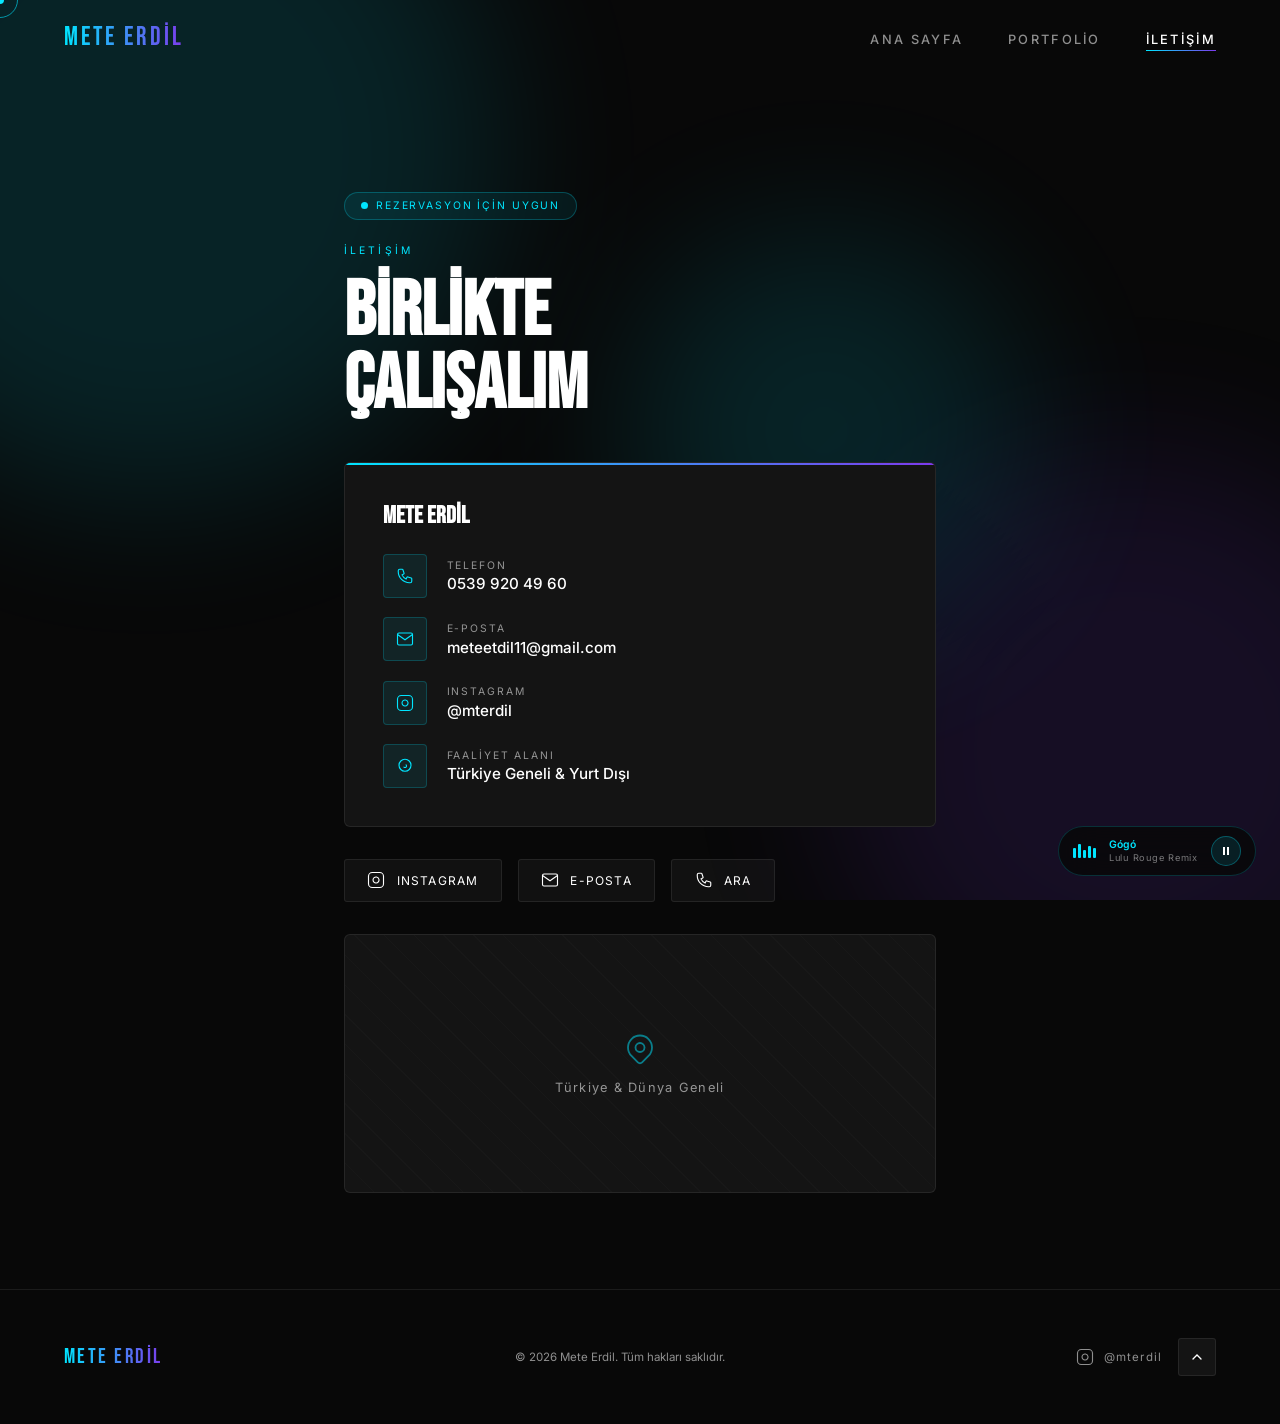
<file: contact.html>
<!DOCTYPE html>
<html lang="tr">
<head>
  <meta charset="UTF-8" />
  <meta name="viewport" content="width=device-width, initial-scale=1.0" />
  <title>İletişim — Mete Erdil DJ</title>
  <meta name="description" content="Mete Erdil ile iletişime geçin. Festival, kulüp ve özel etkinlik rezervasyonları." />
  <link rel="preconnect" href="https://fonts.googleapis.com" />
  <link rel="preconnect" href="https://fonts.gstatic.com" crossorigin />
  <link href="https://fonts.googleapis.com/css2?family=Bebas+Neue&family=Inter:wght@300;400;500;600;700&display=swap" rel="stylesheet" />
  <link rel="stylesheet" href="css/style.css" />
  <style>
    /* Full-page animated background */
    #contact-bg {
      position: fixed; inset: 0; z-index: -1; overflow: hidden;
    }
    .bg-blob {
      position: absolute; border-radius: 50%;
      filter: blur(80px); opacity: .12;
      animation: blobFloat var(--d,12s) ease-in-out infinite alternate;
    }
    @keyframes blobFloat {
      from { transform: translate(0,0) scale(1); }
      to   { transform: translate(var(--tx,30px), var(--ty,-30px)) scale(1.15); }
    }

    /* Availability badge */
    .avail-badge {
      display: inline-flex; align-items: center; gap: .5rem;
      padding: .4rem 1rem;
      background: rgba(0,229,255,.07); border: 1px solid rgba(0,229,255,.25);
      border-radius: 20px; font-size: .65rem; letter-spacing: .18em;
      text-transform: uppercase; color: var(--clr-cyan); margin-bottom: 1.5rem;
    }
    .avail-dot {
      width: 7px; height: 7px; border-radius: 50%;
      background: var(--clr-cyan);
      animation: pulse 1.5s ease-in-out infinite;
    }
    @keyframes pulse {
      0%,100% { box-shadow: 0 0 0 0 rgba(0,229,255,.6); }
      50%      { box-shadow: 0 0 0 6px rgba(0,229,255,0); }
    }

    /* Map placeholder */
    .map-placeholder {
      margin-top: 2rem;
      border: 1px solid var(--clr-border); border-radius: 6px;
      overflow: hidden; aspect-ratio: 16/7; position: relative;
      background: var(--clr-card);
      display: flex; align-items: center; justify-content: center;
    }
    .map-placeholder-inner {
      text-align: center; color: var(--clr-muted);
    }
    .map-placeholder-inner svg { margin: 0 auto .8rem; display: block; }
    .map-placeholder-inner p { font-size: .8rem; letter-spacing: .1em; }
    .map-placeholder::before {
      content: ''; position: absolute; inset: 0;
      background: repeating-linear-gradient(
        45deg,
        transparent, transparent 20px,
        rgba(255,255,255,.015) 20px, rgba(255,255,255,.015) 21px
      );
    }
  </style>
</head>
<body>

<div id="page-transition" class="page-transition" style="display:none">
  <span class="page-transition-logo">METE ERDİL</span>
</div>

<div id="cursor-dot"></div>
<div id="cursor-ring"></div>

<!-- Animated BG -->
<div id="contact-bg" aria-hidden="true">
  <div class="bg-blob" style="width:700px;height:700px;background:#00E5FF;top:-200px;left:-200px;--d:14s;--tx:60px;--ty:40px"></div>
  <div class="bg-blob" style="width:600px;height:600px;background:#7C3AED;bottom:-150px;right:-150px;--d:11s;--tx:-40px;--ty:-50px"></div>
  <div class="bg-blob" style="width:400px;height:400px;background:#00E5FF;bottom:30%;right:20%;--d:16s;--tx:30px;--ty:60px"></div>
</div>

<!-- NAVBAR -->
<nav id="navbar">
  <a href="index.html" class="nav-logo" data-transition>METE ERDİL</a>
  <ul class="nav-links" role="list">
    <li><a href="index.html"    data-transition>Ana Sayfa</a></li>
    <li><a href="portfolio.html" data-transition>Portfolio</a></li>
    <li><a href="contact.html"  class="active">İletişim</a></li>
  </ul>
  <button class="nav-hamburger" aria-label="Menu">
    <span></span><span></span><span></span>
  </button>
</nav>

<!-- CONTACT PAGE -->
<main id="contact-page" style="grid-template-columns:1fr;max-width:720px;">

  <div class="contact-left">
    <div class="avail-badge reveal">
      <span class="avail-dot"></span>
      Rezervasyon için uygun
    </div>
    <span class="section-label reveal" data-delay="1">İletişim</span>
    <h1 class="reveal" data-delay="2">Birlikte<br>Çalışalım</h1>

    <!-- Contact Card -->
    <div class="contact-card reveal" data-delay="3">
      <h3>Mete Erdil</h3>

      <div class="contact-item">
        <div class="contact-icon">
          <svg width="18" height="18" fill="none" stroke="#00E5FF" stroke-width="1.5" viewBox="0 0 24 24">
            <path stroke-linecap="round" d="M3 5a2 2 0 012-2h3.28a1 1 0 01.948.684l1.498 4.493a1 1 0 01-.502 1.21l-2.257 1.13a11.042 11.042 0 005.516 5.516l1.13-2.257a1 1 0 011.21-.502l4.493 1.498a1 1 0 01.684.949V19a2 2 0 01-2 2h-1C9.716 21 3 14.284 3 6V5z"/>
          </svg>
        </div>
        <div>
          <div class="contact-item-label">Telefon</div>
          <div class="contact-item-value">
            <a href="tel:+905399204960">0539 920 49 60</a>
          </div>
        </div>
      </div>

      <div class="contact-item">
        <div class="contact-icon">
          <svg width="18" height="18" fill="none" stroke="#00E5FF" stroke-width="1.5" viewBox="0 0 24 24">
            <path stroke-linecap="round" d="M20 4H4a2 2 0 00-2 2v12a2 2 0 002 2h16a2 2 0 002-2V6a2 2 0 00-2-2z"/>
            <path stroke-linecap="round" d="M22 6l-10 7L2 6"/>
          </svg>
        </div>
        <div>
          <div class="contact-item-label">E-posta</div>
          <div class="contact-item-value">
            <a href="mailto:meteetdil11@gmail.com">meteetdil11@gmail.com</a>
          </div>
        </div>
      </div>

      <div class="contact-item">
        <div class="contact-icon">
          <svg width="18" height="18" fill="none" stroke="#00E5FF" stroke-width="1.5" viewBox="0 0 24 24">
            <rect x="2" y="2" width="20" height="20" rx="5" ry="5"/>
            <path d="M16 11.37A4 4 0 1112.63 8 4 4 0 0116 11.37z"/>
            <line x1="17.5" y1="6.5" x2="17.51" y2="6.5"/>
          </svg>
        </div>
        <div>
          <div class="contact-item-label">Instagram</div>
          <div class="contact-item-value">
            <a href="https://www.instagram.com/mterdil" target="_blank" rel="noopener">@mterdil</a>
          </div>
        </div>
      </div>

      <div class="contact-item">
        <div class="contact-icon">
          <svg width="18" height="18" fill="none" stroke="#00E5FF" stroke-width="1.5" viewBox="0 0 24 24">
            <path stroke-linecap="round" d="M17.657 16.657A8 8 0 116.343 5.343a8 8 0 0111.314 11.314z"/>
            <path stroke-linecap="round" d="M13.414 10.586a2 2 0 11-2.828 2.828"/>
          </svg>
        </div>
        <div>
          <div class="contact-item-label">Faaliyet Alanı</div>
          <div class="contact-item-value">Türkiye Geneli &amp; Yurt Dışı</div>
        </div>
      </div>
    </div>

    <!-- Social Buttons -->
    <div class="social-grid reveal" data-delay="4">
      <a href="https://www.instagram.com/mterdil" target="_blank" rel="noopener" class="social-btn">
        <svg width="18" height="18" fill="none" stroke="currentColor" stroke-width="1.5" viewBox="0 0 24 24">
          <rect x="2" y="2" width="20" height="20" rx="5" ry="5"/>
          <path d="M16 11.37A4 4 0 1112.63 8 4 4 0 0116 11.37z"/>
          <line x1="17.5" y1="6.5" x2="17.51" y2="6.5"/>
        </svg>
        Instagram
      </a>
      <a href="mailto:meteetdil11@gmail.com" class="social-btn">
        <svg width="18" height="18" fill="none" stroke="currentColor" stroke-width="1.5" viewBox="0 0 24 24">
          <path stroke-linecap="round" d="M20 4H4a2 2 0 00-2 2v12a2 2 0 002 2h16a2 2 0 002-2V6a2 2 0 00-2-2z"/>
          <path stroke-linecap="round" d="M22 6l-10 7L2 6"/>
        </svg>
        E-posta
      </a>
      <a href="tel:+905399204960" class="social-btn">
        <svg width="18" height="18" fill="none" stroke="currentColor" stroke-width="1.5" viewBox="0 0 24 24">
          <path stroke-linecap="round" d="M3 5a2 2 0 012-2h3.28a1 1 0 01.948.684l1.498 4.493a1 1 0 01-.502 1.21l-2.257 1.13a11.042 11.042 0 005.516 5.516l1.13-2.257a1 1 0 011.21-.502l4.493 1.498a1 1 0 01.684.949V19a2 2 0 01-2 2h-1C9.716 21 3 14.284 3 6V5z"/>
        </svg>
        Ara
      </a>
    </div>

    <!-- Map Placeholder -->
    <div class="map-placeholder reveal" data-delay="4">
      <div class="map-placeholder-inner">
        <svg width="36" height="36" fill="none" stroke="#00E5FF" stroke-width="1.2" viewBox="0 0 24 24" opacity=".5">
          <path stroke-linecap="round" d="M17.657 16.657L13.414 20.9a1.998 1.998 0 01-2.827 0l-4.244-4.243a8 8 0 1111.314 0z"/>
          <path stroke-linecap="round" d="M15 11a3 3 0 11-6 0 3 3 0 016 0z"/>
        </svg>
        <p>Türkiye &amp; Dünya Geneli</p>
      </div>
    </div>
  </div>

</main>

<!-- Background music -->
<audio id="bg-music" loop preload="auto" src="music/gogo.mp3"></audio>

<!-- Music bar -->
<div id="music-bar">
  <div class="eq-mini" id="eq-mini">
    <span style="--d:.6s;height:10px"></span>
    <span style="--d:.9s;height:14px"></span>
    <span style="--d:.7s;height:8px"></span>
    <span style="--d:1s;height:12px"></span>
    <span style="--d:.75s;height:10px"></span>
  </div>
  <div class="music-bar-title">
    <strong>Gógó</strong>
    <span>Lulu Rouge Remix</span>
  </div>
  <button id="music-toggle" aria-label="Toggle music">
    <svg id="icon-pause" width="12" height="12" fill="white" viewBox="0 0 24 24"><path d="M6 4h4v16H6V4zm8 0h4v16h-4V4z"/></svg>
    <svg id="icon-play" width="12" height="12" fill="white" viewBox="0 0 24 24" style="display:none;margin-left:1px"><path d="M5 3l14 9L5 21V3z"/></svg>
  </button>
</div>

<!-- FOOTER -->
<footer>
  <span class="footer-logo">METE ERDİL</span>
  <span class="footer-copy">© 2026 Mete Erdil. Tüm hakları saklıdır.</span>
  <div class="footer-right">
    <a href="https://www.instagram.com/mterdil" target="_blank" rel="noopener" class="footer-ig">
      <svg width="18" height="18" fill="none" stroke="currentColor" stroke-width="1.5" viewBox="0 0 24 24">
        <rect x="2" y="2" width="20" height="20" rx="5" ry="5"/>
        <path d="M16 11.37A4 4 0 1112.63 8 4 4 0 0116 11.37z"/>
        <line x1="17.5" y1="6.5" x2="17.51" y2="6.5"/>
      </svg>
      @mterdil
    </a>
    <button class="back-top" aria-label="Back to top">
      <svg width="16" height="16" stroke="white" stroke-width="2" viewBox="0 0 24 24">
        <path stroke-linecap="round" d="M18 15l-6-6-6 6"/>
      </svg>
    </button>
  </div>
</footer>

<script src="js/main.js"></script>
<script src="js/music.js"></script>
</body>
</html>
</file>
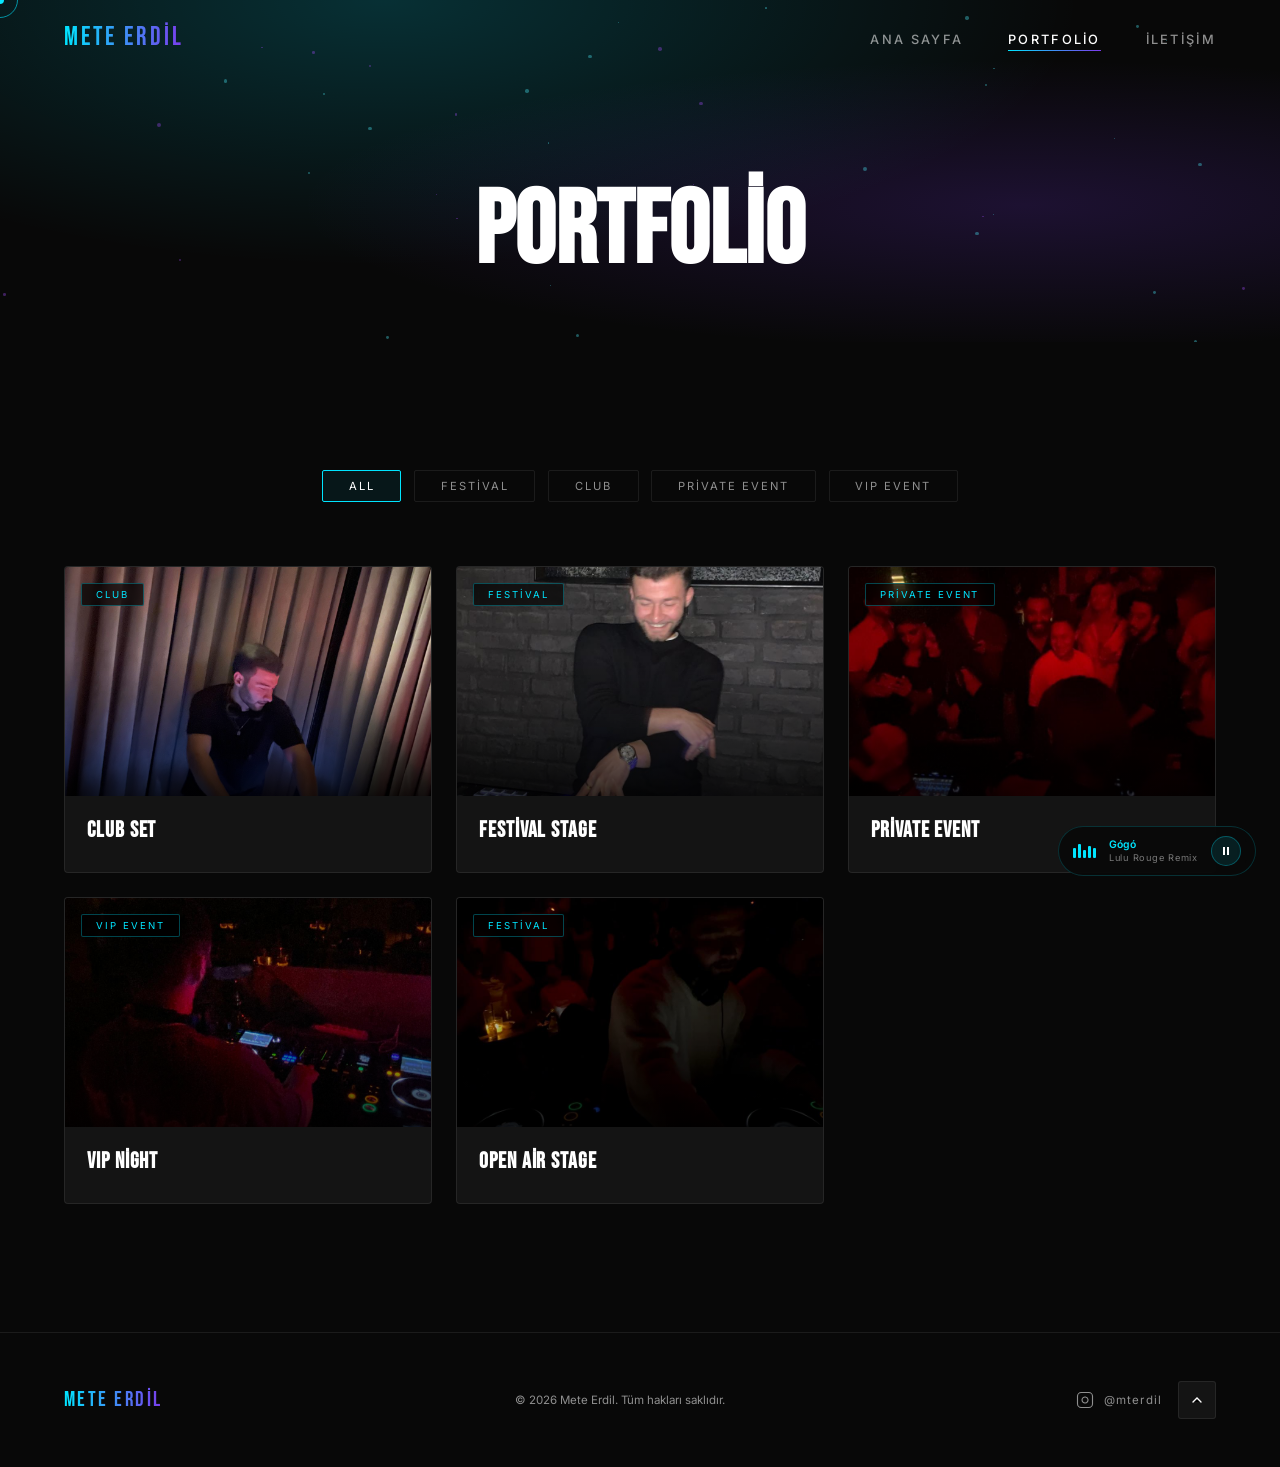
<file: portfolio.html>
<!DOCTYPE html>
<html lang="tr">
<head>
  <meta charset="UTF-8" />
  <meta name="viewport" content="width=device-width, initial-scale=1.0" />
  <title>Portfolio — Mete Erdil DJ</title>
  <meta name="description" content="Mete Erdil DJ Portfolio — Festival, Club & Private Events." />
  <link rel="preconnect" href="https://fonts.googleapis.com" />
  <link rel="preconnect" href="https://fonts.gstatic.com" crossorigin />
  <link href="https://fonts.googleapis.com/css2?family=Bebas+Neue&family=Inter:wght@300;400;500;600;700&display=swap" rel="stylesheet" />
  <link rel="stylesheet" href="css/style.css" />
  <style>
    .portfolio-hero-bg {
      position: absolute; inset: 0;
      background:
        radial-gradient(ellipse at 30% 0%, rgba(0,229,255,.18), transparent 55%),
        radial-gradient(ellipse at 80% 60%, rgba(124,58,237,.18), transparent 50%),
        var(--clr-bg);
    }
    /* Particle dots for hero */
    .p-hero-particles {
      position: absolute; inset: 0; overflow: hidden; pointer-events: none;
    }
    .p-dot {
      position: absolute; border-radius: 50%;
      background: var(--clr-cyan); opacity: .35;
      animation: floatDot var(--d,6s) ease-in-out infinite alternate;
    }
    @keyframes floatDot {
      from { transform: translateY(0); }
      to   { transform: translateY(-18px); }
    }
  </style>
</head>
<body>

<div id="page-transition" class="page-transition" style="display:none">
  <span class="page-transition-logo">METE ERDİL</span>
</div>

<div id="cursor-dot"></div>
<div id="cursor-ring"></div>

<!-- NAVBAR -->
<nav id="navbar">
  <a href="index.html" class="nav-logo" data-transition>METE ERDİL</a>
  <ul class="nav-links" role="list">
    <li><a href="index.html"    data-transition>Ana Sayfa</a></li>
    <li><a href="portfolio.html" class="active">Portfolio</a></li>
    <li><a href="contact.html"  data-transition>İletişim</a></li>
  </ul>
  <button class="nav-hamburger" aria-label="Menu">
    <span></span><span></span><span></span>
  </button>
</nav>

<!-- HERO BANNER -->
<div class="portfolio-hero">
  <div class="portfolio-hero-bg"></div>
  <div class="p-hero-particles" aria-hidden="true" id="p-dots"></div>
  <h1 class="reveal">Portfolio</h1>
</div>

<!-- PORTFOLIO PAGE -->
<section id="portfolio-page">

  <!-- Filters -->
  <div class="filter-bar reveal">
    <button class="filter-btn active" data-filter="all">All</button>
    <button class="filter-btn" data-filter="Festival">Festival</button>
    <button class="filter-btn" data-filter="Club">Club</button>
    <button class="filter-btn" data-filter="Private Event">Private Event</button>
    <button class="filter-btn" data-filter="VIP Event">VIP Event</button>
  </div>

  <!-- Grid -->
  <div class="card-grid" id="portfolio-grid">

    <!-- 1 -->
    <article class="portfolio-card"
      data-cat="Club"
      data-venue="Club Set" data-city="İstanbul" data-date="Haziran 2026"
      data-address="Bağcılar, İstanbul"
      data-desc="Harika bir gece kulübü performansı. Crowd enerjisi doruk noktasına ulaştı."
      data-images='["photos/mte/WhatsApp Image 2026-06-29 at 18.18.27 (1).jpeg","photos/mte/WhatsApp Image 2026-06-29 at 18.18.27 (2).jpeg","photos/mte/WhatsApp Image 2026-06-29 at 18.18.27 (3).jpeg","photos/mte/WhatsApp Image 2026-06-29 at 18.18.27 (4).jpeg"]'
      data-videos='["photos/mte/WhatsApp Video 2026-06-29 at 18.18.29.mp4","photos/mte/WhatsApp Video 2026-06-29 at 18.18.29 (1).mp4"]'>
      <div class="card-thumb">
        <img src="photos/mte/WhatsApp Image 2026-06-29 at 18.18.27 (1).jpeg" alt="Club Night İstanbul" loading="lazy"/>
        <div class="card-thumb-overlay"></div>
        <span class="card-category">Club</span>
        <button class="card-play-btn" aria-label="Open">
          <svg width="18" height="18" fill="white" viewBox="0 0 24 24"><path d="M5 3l14 9L5 21V3z"/></svg>
        </button>
      </div>
      <div class="card-body">
        <h3 class="card-venue">Club Set</h3>
        <div class="card-meta"><span>📍 İstanbul</span><span>📅 Haziran 2026</span></div>
      </div>
    </article>

    <!-- 2 -->
    <article class="portfolio-card"
      data-cat="Festival"
      data-venue="Festival Stage" data-city="İzmir" data-date="Mayıs 2026"
      data-address="Kordon, İzmir"
      data-desc="Açık hava festival sahnesi. Binlerce kişilik kalabalık ile muhteşem bir deneyim."
      data-images='["photos/mte/WhatsApp Image 2026-06-29 at 18.18.27 (2).jpeg","photos/mte/WhatsApp Image 2026-06-29 at 18.18.27 (3).jpeg","photos/mte/WhatsApp Image 2026-06-29 at 18.18.27 (4).jpeg","photos/mte/WhatsApp Image 2026-06-29 at 18.18.27.jpeg"]'
      data-videos='["photos/mte/WhatsApp Video 2026-06-29 at 18.18.31.mp4","photos/mte/WhatsApp Video 2026-06-29 at 18.18.31 (1).mp4","photos/mte/WhatsApp Video 2026-06-29 at 18.18.31 (2).mp4"]'>
      <div class="card-thumb">
        <img src="photos/mte/WhatsApp Image 2026-06-29 at 18.18.27 (2).jpeg" alt="Open Air Festival" loading="lazy"/>
        <div class="card-thumb-overlay"></div>
        <span class="card-category">Festival</span>
        <button class="card-play-btn" aria-label="Open">
          <svg width="18" height="18" fill="white" viewBox="0 0 24 24"><path d="M5 3l14 9L5 21V3z"/></svg>
        </button>
      </div>
      <div class="card-body">
        <h3 class="card-venue">Festival Stage</h3>
        <div class="card-meta"><span>📍 İzmir</span><span>📅 Mayıs 2026</span></div>
      </div>
    </article>

    <!-- 3 -->
    <article class="portfolio-card"
      data-cat="Private Event"
      data-venue="Private Event" data-city="Ankara" data-date="Nisan 2026"
      data-address="Çankaya, Ankara"
      data-desc="Seçkin özel davet. Premium bir mekan ve özel seçilmiş set."
      data-images='["photos/mte/WhatsApp Image 2026-06-29 at 18.18.29.jpeg","photos/mte/WhatsApp Image 2026-06-29 at 18.18.29 (1).jpeg","photos/mte/WhatsApp Image 2026-06-29 at 18.18.29 (2).jpeg","photos/mte/WhatsApp Image 2026-06-29 at 18.18.29 (3).jpeg"]'
      data-videos='["photos/mte/WhatsApp Video 2026-06-29 at 18.18.38.mp4","photos/mte/WhatsApp Video 2026-06-29 at 18.18.38 (1).mp4","photos/mte/WhatsApp Video 2026-06-29 at 18.18.38 (2).mp4","photos/mte/WhatsApp Video 2026-06-29 at 18.18.38 (3).mp4"]'>
      <div class="card-thumb">
        <img src="photos/mte/WhatsApp Image 2026-06-29 at 18.18.29.jpeg" alt="Exclusive Private Party" loading="lazy"/>
        <div class="card-thumb-overlay"></div>
        <span class="card-category">Private Event</span>
        <button class="card-play-btn" aria-label="Open">
          <svg width="18" height="18" fill="white" viewBox="0 0 24 24"><path d="M5 3l14 9L5 21V3z"/></svg>
        </button>
      </div>
      <div class="card-body">
        <h3 class="card-venue">Private Event</h3>
        <div class="card-meta"><span>📍 Ankara</span><span>📅 Nisan 2026</span></div>
      </div>
    </article>

    <!-- 4 -->
    <article class="portfolio-card"
      data-cat="VIP Event"
      data-venue="VIP Night" data-city="İstanbul" data-date="Mart 2026"
      data-address="Beyoğlu, İstanbul"
      data-desc="Çatı katındaki VIP etkinlikte özel bir set performansı."
      data-images='["photos/mte/WhatsApp Image 2026-06-29 at 18.18.27 (3).jpeg","photos/mte/WhatsApp Image 2026-06-29 at 18.18.27 (4).jpeg","photos/mte/WhatsApp Image 2026-06-29 at 18.18.27.jpeg"]'
      data-videos='["photos/mte/WhatsApp Video 2026-06-29 at 18.18.31 (3).mp4","photos/mte/WhatsApp Video 2026-06-29 at 18.18.38.mp4"]'>
      <div class="card-thumb">
        <img src="photos/mte/WhatsApp Image 2026-06-29 at 18.18.27 (3).jpeg" alt="VIP Rooftop" loading="lazy"/>
        <div class="card-thumb-overlay"></div>
        <span class="card-category">VIP Event</span>
        <button class="card-play-btn" aria-label="Open">
          <svg width="18" height="18" fill="white" viewBox="0 0 24 24"><path d="M5 3l14 9L5 21V3z"/></svg>
        </button>
      </div>
      <div class="card-body">
        <h3 class="card-venue">VIP Night</h3>
        <div class="card-meta"><span>📍 İstanbul</span><span>📅 Mart 2026</span></div>
      </div>
    </article>

    <!-- 5 -->
    <article class="portfolio-card"
      data-cat="Festival"
      data-venue="Open Air Stage" data-city="Antalya" data-date="Ağustos 2025"
      data-address="Konyaaltı, Antalya"
      data-desc="Antalya sahilinde 3 günlük elektronik müzik festivalinin ana sahnesinde unutulmaz bir gece."
      data-images='["photos/mte/WhatsApp Image 2026-06-29 at 18.18.29 (2).jpeg","photos/mte/WhatsApp Image 2026-06-29 at 18.18.29 (3).jpeg","photos/mte/WhatsApp Image 2026-06-29 at 18.18.29.jpeg"]'
      data-videos='["photos/mte/WhatsApp Video 2026-06-29 at 18.18.38.mp4","photos/mte/WhatsApp Video 2026-06-29 at 18.18.38 (1).mp4"]'>
      <div class="card-thumb">
        <img src="photos/mte/WhatsApp Image 2026-06-29 at 18.18.29 (2).jpeg" alt="Elektronik Müzik Festivali" loading="lazy"/>
        <div class="card-thumb-overlay"></div>
        <span class="card-category">Festival</span>
        <button class="card-play-btn" aria-label="Open">
          <svg width="18" height="18" fill="white" viewBox="0 0 24 24"><path d="M5 3l14 9L5 21V3z"/></svg>
        </button>
      </div>
      <div class="card-body">
        <h3 class="card-venue">Open Air Stage</h3>
        <div class="card-meta"><span>📍 Antalya</span><span>📅 Ağustos 2025</span></div>
      </div>
    </article>


  </div>
</section>

<!-- MODAL -->
<div id="modal-overlay" role="dialog" aria-modal="true">
  <div id="modal-box">
    <button class="modal-close" id="modal-close" aria-label="Close">
      <svg width="16" height="16" stroke="white" stroke-width="2" viewBox="0 0 24 24">
        <path stroke-linecap="round" d="M18 6L6 18M6 6l12 12"/>
      </svg>
    </button>
    <div class="modal-gallery">
      <div class="gallery-main" id="gallery-main"></div>
      <button class="gallery-arrow gallery-prev" id="gallery-prev">
        <svg width="18" height="18" stroke="white" stroke-width="2" viewBox="0 0 24 24"><path stroke-linecap="round" d="M15 18l-6-6 6-6"/></svg>
      </button>
      <button class="gallery-arrow gallery-next" id="gallery-next">
        <svg width="18" height="18" stroke="white" stroke-width="2" viewBox="0 0 24 24"><path stroke-linecap="round" d="M9 18l6-6-6-6"/></svg>
      </button>
    </div>
    <div class="gallery-thumbs" id="gallery-thumbs"></div>
    <div class="modal-info">
      <h2 class="modal-venue" id="modal-venue"></h2>
      <div class="modal-meta-row" id="modal-meta"></div>
      <p class="modal-desc" id="modal-desc"></p>
    </div>
  </div>
</div>

<!-- Background music -->
<audio id="bg-music" loop preload="auto" src="music/gogo.mp3"></audio>

<!-- Music bar -->
<div id="music-bar">
  <div class="eq-mini" id="eq-mini">
    <span style="--d:.6s;height:10px"></span>
    <span style="--d:.9s;height:14px"></span>
    <span style="--d:.7s;height:8px"></span>
    <span style="--d:1s;height:12px"></span>
    <span style="--d:.75s;height:10px"></span>
  </div>
  <div class="music-bar-title">
    <strong>Gógó</strong>
    <span>Lulu Rouge Remix</span>
  </div>
  <button id="music-toggle" aria-label="Toggle music">
    <svg id="icon-pause" width="12" height="12" fill="white" viewBox="0 0 24 24"><path d="M6 4h4v16H6V4zm8 0h4v16h-4V4z"/></svg>
    <svg id="icon-play" width="12" height="12" fill="white" viewBox="0 0 24 24" style="display:none;margin-left:1px"><path d="M5 3l14 9L5 21V3z"/></svg>
  </button>
</div>

<!-- FOOTER -->
<footer>
  <span class="footer-logo">METE ERDİL</span>
  <span class="footer-copy">© 2026 Mete Erdil. Tüm hakları saklıdır.</span>
  <div class="footer-right">
    <a href="https://www.instagram.com/mterdil" target="_blank" rel="noopener" class="footer-ig">
      <svg width="18" height="18" fill="none" stroke="currentColor" stroke-width="1.5" viewBox="0 0 24 24">
        <rect x="2" y="2" width="20" height="20" rx="5" ry="5"/>
        <path d="M16 11.37A4 4 0 1112.63 8 4 4 0 0116 11.37z"/>
        <line x1="17.5" y1="6.5" x2="17.51" y2="6.5"/>
      </svg>
      @mterdil
    </a>
    <button class="back-top" aria-label="Back to top">
      <svg width="16" height="16" stroke="white" stroke-width="2" viewBox="0 0 24 24">
        <path stroke-linecap="round" d="M18 15l-6-6-6 6"/>
      </svg>
    </button>
  </div>
</footer>

<script src="js/main.js"></script>
<script src="js/music.js"></script>
<script>
/* ---- Particle dots ---- */
(function () {
  const container = document.getElementById('p-dots');
  if (!container) return;
  for (let i = 0; i < 40; i++) {
    const d = document.createElement('div');
    const size = Math.random() * 3 + 1;
    const hue = Math.random() > .5 ? 185 : 270;
    d.className = 'p-dot';
    d.style.cssText = `
      width:${size}px; height:${size}px;
      left:${Math.random()*100}%; top:${Math.random()*100}%;
      background:hsl(${hue},100%,65%);
      --d:${4+Math.random()*6}s;
      animation-delay:${Math.random()*4}s;
    `;
    container.appendChild(d);
  }
})();

/* ---- Filter ---- */
(function () {
  const btns  = document.querySelectorAll('.filter-btn');
  const cards = document.querySelectorAll('.portfolio-card');
  btns.forEach(btn => {
    btn.addEventListener('click', () => {
      btns.forEach(b => b.classList.remove('active'));
      btn.classList.add('active');
      const f = btn.dataset.filter;
      cards.forEach((c, i) => {
        const show = f === 'all' || c.dataset.cat === f;
        c.style.transition = `opacity .4s ${i*.04}s, transform .4s ${i*.04}s`;
        if (show) {
          c.style.display = ''; c.style.opacity = '0'; c.style.transform = 'translateY(20px)';
          requestAnimationFrame(() => { c.style.opacity = '1'; c.style.transform = 'translateY(0)'; });
        } else {
          c.style.opacity = '0'; c.style.transform = 'translateY(10px)';
          setTimeout(() => { c.style.display = 'none'; }, 350);
        }
      });
    });
  });
})();

/* ---- Modal ---- */
(function () {
  const overlay  = document.getElementById('modal-overlay');
  const closeBtn = document.getElementById('modal-close');
  const mainEl   = document.getElementById('gallery-main');
  const thumbsEl = document.getElementById('gallery-thumbs');
  const venueEl  = document.getElementById('modal-venue');
  const metaEl   = document.getElementById('modal-meta');
  const descEl   = document.getElementById('modal-desc');
  const prevBtn  = document.getElementById('gallery-prev');
  const nextBtn  = document.getElementById('gallery-next');
  let items = [], idx = 0;

  function renderMain() {
    mainEl.innerHTML = '';
    const m = items[idx];
    if (m.type === 'image') {
      const img = document.createElement('img');
      img.src = m.src; img.alt = ''; img.className = 'active';
      mainEl.appendChild(img);
    } else {
      const vid = document.createElement('video');
      vid.src = m.src; vid.controls = true; vid.autoplay = true;
      vid.className = 'active'; vid.style.display = 'block';
      mainEl.appendChild(vid);
    }
    thumbsEl.querySelectorAll('.g-thumb').forEach((t, i) => t.classList.toggle('active', i === idx));
    thumbsEl.children[idx]?.scrollIntoView({ inline: 'nearest', behavior: 'smooth' });
  }

  function openModal(card) {
    const imgs = JSON.parse(card.dataset.images || '[]');
    const vids = JSON.parse(card.dataset.videos  || '[]');
    items = [
      ...imgs.map(src => ({ type: 'image', src })),
      ...vids.map(src => ({ type: 'video', src })),
    ];
    idx = 0;
    thumbsEl.innerHTML = '';
    items.forEach((m, i) => {
      const t = document.createElement('div');
      t.className = 'g-thumb' + (m.type === 'video' ? ' video-thumb' : '') + (i === 0 ? ' active' : '');
      const el = m.type === 'image' ? document.createElement('img') : document.createElement('video');
      el.src = m.src; if (m.type === 'image') el.alt = '';
      t.appendChild(el);
      t.addEventListener('click', () => { idx = i; renderMain(); });
      thumbsEl.appendChild(t);
    });
    venueEl.textContent = card.dataset.venue || '';
    metaEl.innerHTML = [
      card.dataset.city    ? `<span>📍 ${card.dataset.city}</span>`    : '',
      card.dataset.date    ? `<span>📅 ${card.dataset.date}</span>`    : '',
      card.dataset.cat     ? `<span>🎵 ${card.dataset.cat}</span>`     : '',
      card.dataset.address ? `<span>🏠 ${card.dataset.address}</span>` : '',
    ].join('');
    descEl.textContent = card.dataset.desc || '';
    renderMain();
    overlay.style.display = 'flex';
    document.body.style.overflow = 'hidden';
    requestAnimationFrame(() => { overlay.classList.add('open'); requestAnimationFrame(() => overlay.classList.add('visible')); });
  }

  function closeModal() {
    overlay.classList.remove('visible');
    setTimeout(() => {
      overlay.classList.remove('open');
      overlay.style.display = 'none';
      mainEl.innerHTML = '';
      document.body.style.overflow = '';
    }, 400);
  }

  document.querySelectorAll('.portfolio-card').forEach(c => c.addEventListener('click', () => openModal(c)));
  closeBtn.addEventListener('click', closeModal);
  overlay.addEventListener('click', e => { if (e.target === overlay) closeModal(); });
  prevBtn.addEventListener('click', e => { e.stopPropagation(); idx = (idx - 1 + items.length) % items.length; renderMain(); });
  nextBtn.addEventListener('click', e => { e.stopPropagation(); idx = (idx + 1) % items.length; renderMain(); });
  document.addEventListener('keydown', e => {
    if (!overlay.classList.contains('visible')) return;
    if (e.key === 'Escape')      closeModal();
    if (e.key === 'ArrowLeft')   { idx = (idx - 1 + items.length) % items.length; renderMain(); }
    if (e.key === 'ArrowRight')  { idx = (idx + 1) % items.length; renderMain(); }
  });

  /* Reveal on load with stagger */
  document.querySelectorAll('.portfolio-card').forEach((c, i) => {
    c.style.animationDelay = `${i * 0.07}s`;
    c.classList.add('reveal');
    setTimeout(() => c.classList.add('in'), 50 + i * 70);
  });
})();
</script>
</body>
</html>
</file>
<file: css/style.css>
/* ============================================================
   METE ERDİL — DJ PORTFOLIO  |  Global Stylesheet
   ============================================================ */

/* ---------- Reset & Base ---------- */
*, *::before, *::after { margin: 0; padding: 0; box-sizing: border-box; }

:root {
  --clr-black:   #000000;
  --clr-bg:      #080808;
  --clr-surface: #111111;
  --clr-card:    #141414;
  --clr-border:  rgba(255,255,255,0.08);
  --clr-cyan:    #00E5FF;
  --clr-purple:  #7C3AED;
  --clr-white:   #FFFFFF;
  --clr-muted:   rgba(255,255,255,0.55);
  --font-head:   'Bebas Neue', sans-serif;
  --font-body:   'Inter', sans-serif;
  --ease-smooth: cubic-bezier(0.25, 0.46, 0.45, 0.94);
  --ease-out:    cubic-bezier(0.16, 1, 0.3, 1);
}

html { scroll-behavior: smooth; overflow-x: hidden; }

body {
  background: var(--clr-bg);
  color: var(--clr-white);
  font-family: var(--font-body);
  overflow-x: hidden;
  cursor: none;
}

img { display: block; width: 100%; object-fit: cover; }
a   { color: inherit; text-decoration: none; }
button { cursor: none; }

/* ---------- Custom Cursor ---------- */
#cursor-dot {
  position: fixed; top: 0; left: 0; z-index: 10000;
  width: 8px; height: 8px;
  background: var(--clr-cyan);
  border-radius: 50%;
  pointer-events: none;
  transform: translate(-50%,-50%);
  transition: width .15s, height .15s, background .2s;
  mix-blend-mode: screen;
}
#cursor-ring {
  position: fixed; top: 0; left: 0; z-index: 9999;
  width: 36px; height: 36px;
  border: 1.5px solid rgba(0,229,255,0.6);
  border-radius: 50%;
  pointer-events: none;
  transform: translate(-50%,-50%);
  transition: transform .1s var(--ease-smooth), width .3s, height .3s, border-color .3s;
}
body.hovering #cursor-dot  { width: 14px; height: 14px; background: var(--clr-purple); }
body.hovering #cursor-ring { width: 56px; height: 56px; border-color: rgba(124,58,237,0.7); }

/* ---------- Scrollbar ---------- */
::-webkit-scrollbar { width: 4px; }
::-webkit-scrollbar-track { background: #000; }
::-webkit-scrollbar-thumb { background: var(--clr-cyan); border-radius: 2px; }

/* ============================================================
   NAVBAR
   ============================================================ */
#navbar {
  position: fixed; top: 0; left: 0; right: 0; z-index: 9000;
  padding: 1.4rem 4rem;
  display: flex; align-items: center; justify-content: space-between;
  transition: padding .4s var(--ease-smooth), background .4s, backdrop-filter .4s;
}
#navbar.scrolled {
  padding: .9rem 4rem;
  background: rgba(8,8,8,0.85);
  backdrop-filter: blur(24px) saturate(180%);
  border-bottom: 1px solid var(--clr-border);
}
.nav-logo {
  font-family: var(--font-head);
  font-size: 1.6rem;
  letter-spacing: .12em;
  background: linear-gradient(90deg, var(--clr-cyan), var(--clr-purple));
  -webkit-background-clip: text; -webkit-text-fill-color: transparent;
}
.nav-links {
  display: flex; gap: 2.8rem; list-style: none;
}
.nav-links a {
  font-size: .8rem; letter-spacing: .18em; text-transform: uppercase;
  font-weight: 500; color: var(--clr-muted);
  position: relative; padding-bottom: 4px;
  transition: color .3s;
}
.nav-links a::after {
  content: ''; position: absolute; bottom: 0; left: 0;
  width: 0; height: 1px;
  background: linear-gradient(90deg, var(--clr-cyan), var(--clr-purple));
  transition: width .4s var(--ease-smooth);
}
.nav-links a:hover, .nav-links a.active { color: var(--clr-white); }
.nav-links a:hover::after, .nav-links a.active::after { width: 100%; }

.nav-hamburger {
  display: none; flex-direction: column; gap: 5px;
  background: none; border: none; padding: 4px;
}
.nav-hamburger span {
  display: block; width: 24px; height: 1.5px;
  background: var(--clr-white);
  transition: transform .3s, opacity .3s;
}

/* ============================================================
   HERO
   ============================================================ */
#hero {
  position: relative; width: 100%; height: 100vh; min-height: 640px;
  display: flex; align-items: center; justify-content: center;
  overflow: hidden;
}
#hero-canvas {
  position: absolute; inset: 0; z-index: 0;
}
#hero-video {
  position: absolute; inset: 0; z-index: 1;
  width: 100%; height: 100%; object-fit: cover;
  opacity: .5;
}
.hero-overlay {
  position: absolute; inset: 0; z-index: 2;
  background: linear-gradient(
    to bottom,
    rgba(0,0,0,.3) 0%,
    rgba(0,0,0,.15) 40%,
    rgba(0,0,0,.7) 80%,
    var(--clr-bg) 100%
  );
}
.hero-content {
  position: relative; z-index: 3;
  text-align: center; padding: 0 2rem;
  animation: heroFadeUp .9s var(--ease-out) .2s both;
}
.hero-eyebrow {
  font-size: .7rem; letter-spacing: .3em; text-transform: uppercase;
  color: var(--clr-cyan); margin-bottom: 1.2rem;
  display: flex; align-items: center; justify-content: center; gap: .8rem;
}
.hero-eyebrow::before, .hero-eyebrow::after {
  content: ''; display: block; width: 40px; height: 1px;
  background: var(--clr-cyan); opacity: .6;
}
.hero-name {
  font-family: var(--font-head);
  font-size: clamp(5rem, 14vw, 13rem);
  line-height: .9; letter-spacing: .04em;
  text-transform: uppercase;
  background: linear-gradient(180deg, #fff 40%, rgba(255,255,255,.4));
  -webkit-background-clip: text; -webkit-text-fill-color: transparent;
  margin-bottom: .5rem;
}
.hero-subtitle {
  font-size: clamp(.85rem, 2vw, 1rem);
  letter-spacing: .25em; text-transform: uppercase;
  color: var(--clr-muted); margin-bottom: 2.8rem;
}
.hero-subtitle span { color: var(--clr-cyan); }
.hero-btns {
  display: flex; gap: 1.2rem; justify-content: center; flex-wrap: wrap;
}
.btn-primary {
  padding: .85rem 2.6rem;
  background: linear-gradient(135deg, var(--clr-cyan), var(--clr-purple));
  border: none; border-radius: 2px;
  font-family: var(--font-body); font-size: .75rem;
  letter-spacing: .2em; text-transform: uppercase; font-weight: 600;
  color: #000; position: relative; overflow: hidden;
  transition: transform .3s, box-shadow .3s;
}
.btn-primary::after {
  content: ''; position: absolute; inset: 0;
  background: rgba(255,255,255,.15);
  transform: translateX(-100%);
  transition: transform .4s var(--ease-smooth);
}
.btn-primary:hover { transform: translateY(-2px); box-shadow: 0 0 40px rgba(0,229,255,.4); }
.btn-primary:hover::after { transform: translateX(0); }

.btn-ghost {
  padding: .85rem 2.6rem;
  background: transparent;
  border: 1px solid rgba(255,255,255,.25); border-radius: 2px;
  font-family: var(--font-body); font-size: .75rem;
  letter-spacing: .2em; text-transform: uppercase; font-weight: 600;
  color: var(--clr-white);
  transition: border-color .3s, background .3s, transform .3s;
}
.btn-ghost:hover {
  border-color: var(--clr-cyan);
  background: rgba(0,229,255,.07);
  transform: translateY(-2px);
}

/* Equalizer */
.hero-eq {
  position: absolute; bottom: 4.5rem; left: 50%;
  transform: translateX(-50%); z-index: 3;
  display: flex; align-items: flex-end; gap: 4px;
}
.hero-eq span {
  display: block; width: 4px; border-radius: 2px;
  background: linear-gradient(180deg, var(--clr-cyan), var(--clr-purple));
  animation: eq var(--dur, .9s) ease-in-out infinite alternate;
  opacity: .8;
}
@keyframes eq {
  from { height: var(--min, 6px); }
  to   { height: var(--max, 30px); }
}

/* Scroll indicator */
.scroll-indicator {
  position: absolute; bottom: 1.8rem; left: 50%;
  transform: translateX(-50%); z-index: 3;
  display: flex; flex-direction: column; align-items: center; gap: .5rem;
}
.scroll-indicator span {
  font-size: .6rem; letter-spacing: .2em; text-transform: uppercase; color: var(--clr-muted);
}
.scroll-mouse {
  width: 22px; height: 36px;
  border: 1px solid rgba(255,255,255,.3); border-radius: 11px;
  position: relative;
}
.scroll-mouse::before {
  content: ''; position: absolute; top: 6px; left: 50%;
  transform: translateX(-50%);
  width: 3px; height: 7px;
  background: var(--clr-cyan); border-radius: 2px;
  animation: scrollDot 1.6s ease-in-out infinite;
}
@keyframes scrollDot {
  0%   { opacity: 1; transform: translateX(-50%) translateY(0); }
  100% { opacity: 0; transform: translateX(-50%) translateY(14px); }
}

@keyframes heroFadeUp {
  from { opacity: 0; transform: translateY(40px); }
  to   { opacity: 1; transform: translateY(0); }
}

/* ============================================================
   ABOUT SECTION
   ============================================================ */
#about {
  padding: 10rem 4rem;
  max-width: 1400px; margin: 0 auto;
  display: grid; grid-template-columns: 1fr 1fr; gap: 6rem;
  align-items: center;
}
.about-text .section-label {
  font-size: .65rem; letter-spacing: .3em; text-transform: uppercase;
  color: var(--clr-cyan); margin-bottom: 1.2rem;
}
.about-text h2 {
  font-family: var(--font-head); font-size: clamp(2.8rem, 5vw, 5rem);
  line-height: 1; text-transform: uppercase; margin-bottom: 2rem;
}
.about-text p {
  font-size: 1rem; line-height: 1.8; color: rgba(255,255,255,.7);
  margin-bottom: 2.5rem; max-width: 480px;
}
.about-stats {
  display: grid; grid-template-columns: 1fr 1fr; gap: 2rem; max-width: 340px;
}

/* Genre tags */
.genre-section { margin-top: 2.5rem; }
.genre-label {
  font-size: .65rem; letter-spacing: .25em; text-transform: uppercase;
  color: var(--clr-cyan); margin-bottom: 1rem;
}
.genre-tags { display: flex; flex-wrap: wrap; gap: .6rem; }
.genre-tag {
  padding: .4rem 1rem;
  background: rgba(0,229,255,.06);
  border: 1px solid rgba(0,229,255,.2); border-radius: 2px;
  font-size: .72rem; letter-spacing: .1em; color: rgba(255,255,255,.75);
  transition: background .25s, border-color .25s, color .25s;
}
.genre-tag:hover {
  background: rgba(0,229,255,.15); border-color: var(--clr-cyan); color: #fff;
}
.stat-item { padding: 1.8rem; background: var(--clr-card);
  border: 1px solid var(--clr-border); border-radius: 4px;
  position: relative; overflow: hidden;
  transition: border-color .3s, transform .3s;
}
.stat-item::before {
  content: ''; position: absolute; top: 0; left: 0; right: 0; height: 2px;
  background: linear-gradient(90deg, var(--clr-cyan), var(--clr-purple));
  transform: scaleX(0); transition: transform .4s var(--ease-smooth);
}
.stat-item:hover { border-color: rgba(0,229,255,.3); transform: translateY(-4px); }
.stat-item:hover::before { transform: scaleX(1); }
.stat-number {
  font-family: var(--font-head); font-size: 3.2rem;
  line-height: 1; letter-spacing: .02em;
  background: linear-gradient(135deg, var(--clr-cyan), var(--clr-purple));
  -webkit-background-clip: text; -webkit-text-fill-color: transparent;
}
.stat-label {
  font-size: .72rem; letter-spacing: .18em; text-transform: uppercase;
  color: var(--clr-muted); margin-top: .5rem;
}

.about-visual {
  position: relative;
}
.about-img-wrap {
  position: relative; border-radius: 4px; overflow: hidden;
  aspect-ratio: 3/4;
}
.about-img-wrap img { height: 100%; transition: transform .8s var(--ease-smooth); }
.about-img-wrap:hover img { transform: scale(1.05); }
.about-img-wrap::after {
  content: ''; position: absolute; inset: 0;
  background: linear-gradient(135deg, rgba(0,229,255,.12), rgba(124,58,237,.08));
  pointer-events: none;
}
.about-glow {
  position: absolute; top: -40px; right: -40px;
  width: 200px; height: 200px;
  background: radial-gradient(circle, rgba(124,58,237,.4), transparent 70%);
  filter: blur(30px); pointer-events: none;
  animation: glowPulse 4s ease-in-out infinite;
}
@keyframes glowPulse {
  0%,100% { opacity: .6; transform: scale(1); }
  50%      { opacity: 1; transform: scale(1.15); }
}

/* ============================================================
   SECTION SHARED
   ============================================================ */
.section-header {
  text-align: center; margin-bottom: 5rem;
}
.section-header .label {
  font-size: .65rem; letter-spacing: .3em; text-transform: uppercase;
  color: var(--clr-cyan); margin-bottom: 1rem; display: block;
}
.section-header h2 {
  font-family: var(--font-head); font-size: clamp(3rem, 6vw, 5.5rem);
  text-transform: uppercase; line-height: 1;
}
.section-header p {
  margin-top: 1.2rem; font-size: .95rem; color: var(--clr-muted); max-width: 500px;
  margin-inline: auto;
}

/* ============================================================
   PORTFOLIO GRID (home preview + full page)
   ============================================================ */
#portfolio-section, #portfolio-page {
  padding: 8rem 4rem;
  max-width: 1400px; margin: 0 auto;
}

/* Filters */
.filter-bar {
  display: flex; flex-wrap: wrap; gap: .8rem; justify-content: center;
  margin-bottom: 4rem;
}
.filter-btn {
  padding: .5rem 1.6rem;
  background: transparent;
  border: 1px solid var(--clr-border); border-radius: 2px;
  font-family: var(--font-body); font-size: .7rem;
  letter-spacing: .18em; text-transform: uppercase;
  color: var(--clr-muted);
  transition: color .3s, border-color .3s, background .3s;
}
.filter-btn:hover, .filter-btn.active {
  color: var(--clr-white); border-color: var(--clr-cyan);
  background: rgba(0,229,255,.07);
}

/* Card Grid */
.card-grid {
  display: grid;
  grid-template-columns: repeat(auto-fill, minmax(340px, 1fr));
  gap: 1.5rem;
}

.portfolio-card {
  position: relative; border-radius: 4px; overflow: hidden;
  background: var(--clr-card);
  border: 1px solid var(--clr-border);
  cursor: none;
  transition: transform .4s var(--ease-smooth), border-color .4s, box-shadow .4s;
  animation: fadeUp .6s var(--ease-out) both;
}
.portfolio-card:hover {
  transform: translateY(-8px);
  border-color: rgba(0,229,255,.35);
  box-shadow: 0 30px 60px rgba(0,0,0,.6), 0 0 30px rgba(0,229,255,.12);
}

.card-thumb {
  position: relative; aspect-ratio: 16/10; overflow: hidden;
}
.card-thumb img {
  height: 100%; transition: transform .7s var(--ease-smooth);
}
.portfolio-card:hover .card-thumb img { transform: scale(1.08); }
.card-thumb-overlay {
  position: absolute; inset: 0;
  background: linear-gradient(0deg, rgba(0,0,0,.8) 0%, transparent 60%);
}
.card-play-btn {
  position: absolute; top: 50%; left: 50%;
  transform: translate(-50%, -50%) scale(0);
  width: 56px; height: 56px;
  background: rgba(0,229,255,.15);
  border: 1px solid var(--clr-cyan); border-radius: 50%;
  display: flex; align-items: center; justify-content: center;
  transition: transform .35s var(--ease-out), background .3s;
  backdrop-filter: blur(8px);
}
.card-play-btn svg { margin-left: 3px; }
.portfolio-card:hover .card-play-btn { transform: translate(-50%, -50%) scale(1); }
.card-play-btn:hover { background: rgba(0,229,255,.35); }

.card-category {
  position: absolute; top: 1rem; left: 1rem;
  padding: .3rem .9rem;
  background: rgba(0,0,0,.65); backdrop-filter: blur(8px);
  border: 1px solid rgba(0,229,255,.3); border-radius: 2px;
  font-size: .6rem; letter-spacing: .2em; text-transform: uppercase; color: var(--clr-cyan);
}

/* Glass glow border on hover */
.portfolio-card::before {
  content: ''; position: absolute; inset: 0; z-index: 1;
  border-radius: 4px;
  background: linear-gradient(135deg, rgba(0,229,255,.06), rgba(124,58,237,.04));
  opacity: 0; transition: opacity .4s;
  pointer-events: none;
}
.portfolio-card:hover::before { opacity: 1; }

.card-body { padding: 1.4rem; position: relative; z-index: 2; }
.card-venue { font-family: var(--font-head); font-size: 1.35rem; letter-spacing: .04em; margin-bottom: .4rem; }
.card-meta { display: none; }
.modal-meta-row { display: none; }

@keyframes fadeUp {
  from { opacity: 0; transform: translateY(30px); }
  to   { opacity: 1; transform: translateY(0); }
}

/* ============================================================
   MODAL
   ============================================================ */
#modal-overlay {
  position: fixed; inset: 0; z-index: 9500;
  background: rgba(0,0,0,.94);
  display: none; align-items: flex-start; justify-content: center;
  overflow-y: auto; padding: 2rem 1rem;
  opacity: 0; transition: opacity .4s;
}
#modal-overlay.open { display: flex; }
#modal-overlay.visible { opacity: 1; }

#modal-box {
  position: relative;
  width: 100%; max-width: 1100px;
  background: var(--clr-card);
  border: 1px solid var(--clr-border); border-radius: 6px;
  overflow: hidden;
  transform: translateY(40px) scale(.97);
  transition: transform .45s var(--ease-out);
  margin: auto;
}
#modal-overlay.visible #modal-box {
  transform: translateY(0) scale(1);
}

.modal-close {
  position: absolute; top: 1.2rem; right: 1.2rem; z-index: 10;
  width: 40px; height: 40px;
  background: rgba(255,255,255,.07); border: 1px solid var(--clr-border);
  border-radius: 50%; display: flex; align-items: center; justify-content: center;
  transition: background .2s, transform .2s;
}
.modal-close:hover { background: rgba(255,255,255,.15); transform: rotate(90deg); }
.modal-close svg { pointer-events: none; }

/* Gallery */
.modal-gallery { position: relative; aspect-ratio: 16/9; background: #000; }
.gallery-main { width: 100%; height: 100%; object-fit: cover; }
.gallery-main video { width: 100%; height: 100%; object-fit: cover; display: none; }
.gallery-main img  { width: 100%; height: 100%; object-fit: cover; display: none; }
.gallery-main .active { display: block; }

.gallery-arrow {
  position: absolute; top: 50%; transform: translateY(-50%);
  width: 44px; height: 44px;
  background: rgba(0,0,0,.5); backdrop-filter: blur(8px);
  border: 1px solid rgba(255,255,255,.15); border-radius: 50%;
  display: flex; align-items: center; justify-content: center;
  transition: background .2s; z-index: 2;
}
.gallery-arrow:hover { background: rgba(0,229,255,.2); border-color: var(--clr-cyan); }
.gallery-prev { left: 1rem; }
.gallery-next { right: 1rem; }

.gallery-thumbs {
  display: flex; gap: .5rem; padding: .75rem 1rem; overflow-x: auto;
  background: rgba(0,0,0,.5); scrollbar-width: thin;
}
.gallery-thumbs::-webkit-scrollbar { height: 3px; }
.gallery-thumbs::-webkit-scrollbar-thumb { background: var(--clr-cyan); }
.g-thumb {
  flex-shrink: 0; width: 80px; height: 52px; border-radius: 3px;
  overflow: hidden; border: 2px solid transparent;
  transition: border-color .2s, opacity .2s; opacity: .55;
  cursor: none;
}
.g-thumb.active { border-color: var(--clr-cyan); opacity: 1; }
.g-thumb img, .g-thumb video { width: 100%; height: 100%; object-fit: cover; }
.g-thumb.video-thumb { position: relative; }
.g-thumb.video-thumb::after {
  content: '▶'; position: absolute; inset: 0;
  display: flex; align-items: center; justify-content: center;
  font-size: .6rem; background: rgba(0,0,0,.4); color: #fff;
}

.modal-info { padding: 2rem 2.5rem; }
.modal-venue { font-family: var(--font-head); font-size: 2.4rem; margin-bottom: .5rem; }
.modal-meta-row {
  display: flex; flex-wrap: wrap; gap: 1.5rem;
  font-size: .75rem; color: var(--clr-muted); letter-spacing: .08em; margin-bottom: 1.5rem;
}
.modal-meta-row a {
  color: var(--clr-cyan); text-decoration: underline; text-underline-offset: 3px;
}
.modal-desc { font-size: .95rem; line-height: 1.8; color: rgba(255,255,255,.7); }

/* ============================================================
   CONTACT PAGE
   ============================================================ */
#contact-page {
  min-height: 100vh; padding: 12rem 4rem 6rem;
  max-width: 1200px; margin: 0 auto;
  display: grid; grid-template-columns: 1fr 1fr; gap: 5rem; align-items: start;
}

.contact-left .section-label {
  font-size: .65rem; letter-spacing: .3em; text-transform: uppercase;
  color: var(--clr-cyan); margin-bottom: 1.2rem; display: block;
}
.contact-left h1 {
  font-family: var(--font-head); font-size: clamp(3rem, 6vw, 5.5rem);
  text-transform: uppercase; line-height: .95; margin-bottom: 2.5rem;
}

.contact-card {
  background: var(--clr-card); border: 1px solid var(--clr-border);
  border-radius: 6px; padding: 2.4rem; margin-bottom: 2rem;
  backdrop-filter: blur(20px);
  position: relative; overflow: hidden;
}
.contact-card::before {
  content: ''; position: absolute; top: 0; left: 0; right: 0; height: 2px;
  background: linear-gradient(90deg, var(--clr-cyan), var(--clr-purple));
}
.contact-card h3 { font-family: var(--font-head); font-size: 1.5rem; margin-bottom: 1.5rem; }

.contact-item {
  display: flex; align-items: center; gap: 1.2rem; margin-bottom: 1.2rem;
}
.contact-item:last-child { margin-bottom: 0; }
.contact-icon {
  width: 44px; height: 44px; flex-shrink: 0;
  background: rgba(0,229,255,.08); border: 1px solid rgba(0,229,255,.2);
  border-radius: 4px; display: flex; align-items: center; justify-content: center;
  transition: background .3s, border-color .3s;
}
.contact-item:hover .contact-icon { background: rgba(0,229,255,.18); border-color: var(--clr-cyan); }
.contact-item-label { font-size: .65rem; letter-spacing: .18em; text-transform: uppercase; color: var(--clr-muted); }
.contact-item-value { font-size: .95rem; font-weight: 500; margin-top: .15rem; }
.contact-item-value a { transition: color .2s; }
.contact-item-value a:hover { color: var(--clr-cyan); }

.social-grid {
  display: flex; gap: 1rem; flex-wrap: wrap; margin-top: 1.5rem;
}
.social-btn {
  display: flex; align-items: center; gap: .7rem;
  padding: .7rem 1.4rem;
  background: rgba(255,255,255,.04); border: 1px solid var(--clr-border);
  border-radius: 3px; font-size: .75rem; letter-spacing: .1em; text-transform: uppercase;
  transition: background .3s, border-color .3s, transform .3s, box-shadow .3s;
}
.social-btn:hover {
  background: rgba(0,229,255,.1); border-color: var(--clr-cyan);
  transform: translateY(-3px); box-shadow: 0 10px 30px rgba(0,229,255,.15);
}

/* Contact Form */
.contact-form { display: flex; flex-direction: column; gap: 1.2rem; }
.contact-form h2 {
  font-family: var(--font-head); font-size: 2rem; margin-bottom: .5rem;
}

.form-field { position: relative; }
.form-field label {
  display: block; font-size: .65rem; letter-spacing: .2em; text-transform: uppercase;
  color: var(--clr-muted); margin-bottom: .5rem;
}
.form-field input,
.form-field textarea,
.form-field select {
  width: 100%; padding: .85rem 1.1rem;
  background: var(--clr-card); border: 1px solid var(--clr-border);
  border-radius: 3px; color: var(--clr-white); font-family: var(--font-body); font-size: .9rem;
  transition: border-color .3s, box-shadow .3s;
  outline: none; resize: none;
}
.form-field input:focus,
.form-field textarea:focus,
.form-field select:focus {
  border-color: var(--clr-cyan);
  box-shadow: 0 0 0 3px rgba(0,229,255,.1);
}
.form-field select option { background: var(--clr-card); }
.form-field textarea { height: 130px; }
.form-field.error input,
.form-field.error textarea { border-color: #ff4d4d; box-shadow: 0 0 0 3px rgba(255,77,77,.1); }
.field-err { font-size: .7rem; color: #ff4d4d; margin-top: .35rem; display: none; }
.form-field.error .field-err { display: block; }

.form-row { display: grid; grid-template-columns: 1fr 1fr; gap: 1.2rem; }

.form-submit {
  padding: 1rem 2rem;
  background: linear-gradient(135deg, var(--clr-cyan), var(--clr-purple));
  border: none; border-radius: 2px;
  font-family: var(--font-body); font-size: .75rem; letter-spacing: .2em;
  text-transform: uppercase; font-weight: 700; color: #000;
  position: relative; overflow: hidden;
  transition: transform .3s, box-shadow .3s;
}
.form-submit:hover { transform: translateY(-2px); box-shadow: 0 10px 40px rgba(0,229,255,.3); }
.form-submit .btn-spinner {
  display: none; width: 16px; height: 16px;
  border: 2px solid rgba(0,0,0,.3); border-top-color: #000;
  border-radius: 50%; animation: spin .7s linear infinite;
  margin-left: .5rem; vertical-align: middle;
}
@keyframes spin { to { transform: rotate(360deg); } }
.form-submit.loading .btn-text { display: none; }
.form-submit.loading .btn-spinner { display: inline-block; }
.form-success {
  display: none; padding: 1rem 1.5rem;
  background: rgba(0,229,255,.08); border: 1px solid rgba(0,229,255,.3);
  border-radius: 3px; color: var(--clr-cyan); font-size: .85rem;
  text-align: center;
}
.form-success.show { display: block; }

/* ============================================================
   FOOTER
   ============================================================ */
footer {
  border-top: 1px solid var(--clr-border);
  padding: 3rem 4rem;
  display: flex; align-items: center; justify-content: space-between;
  flex-wrap: wrap; gap: 1rem;
}
.footer-logo {
  font-family: var(--font-head); font-size: 1.3rem; letter-spacing: .12em;
  background: linear-gradient(90deg, var(--clr-cyan), var(--clr-purple));
  -webkit-background-clip: text; -webkit-text-fill-color: transparent;
}
.footer-copy { font-size: .72rem; color: var(--clr-muted); }
.footer-right { display: flex; align-items: center; gap: 1rem; }
.footer-ig {
  display: flex; align-items: center; gap: .6rem;
  font-size: .72rem; color: var(--clr-muted); letter-spacing: .1em;
  transition: color .2s;
}
.footer-ig:hover { color: var(--clr-cyan); }

.back-top {
  width: 38px; height: 38px;
  background: var(--clr-card); border: 1px solid var(--clr-border); border-radius: 3px;
  display: flex; align-items: center; justify-content: center;
  transition: border-color .3s, background .3s, transform .3s;
}
.back-top:hover { border-color: var(--clr-cyan); background: rgba(0,229,255,.08); transform: translateY(-3px); }

/* ============================================================
   PAGE TRANSITIONS
   ============================================================ */
.page-transition {
  position: fixed; inset: 0; z-index: 99999;
  background: linear-gradient(135deg, #000, #0a0a1a);
  display: flex; align-items: center; justify-content: center;
  pointer-events: none;
}
.page-transition-logo {
  font-family: var(--font-head); font-size: 3rem; letter-spacing: .15em;
  background: linear-gradient(90deg, var(--clr-cyan), var(--clr-purple));
  -webkit-background-clip: text; -webkit-text-fill-color: transparent;
  opacity: 0;
}

/* ============================================================
   REVEAL ANIMATIONS
   ============================================================ */
.reveal { opacity: 0; transform: translateY(40px); transition: opacity .8s var(--ease-out), transform .8s var(--ease-out); }
.reveal.in { opacity: 1; transform: translateY(0); }
.reveal-left  { opacity: 0; transform: translateX(-40px); transition: opacity .8s var(--ease-out), transform .8s var(--ease-out); }
.reveal-right { opacity: 0; transform: translateX(40px);  transition: opacity .8s var(--ease-out), transform .8s var(--ease-out); }
.reveal-left.in, .reveal-right.in { opacity: 1; transform: translateX(0); }
.reveal-scale { opacity: 0; transform: scale(.92); transition: opacity .7s var(--ease-out), transform .7s var(--ease-out); }
.reveal-scale.in { opacity: 1; transform: scale(1); }

/* stagger delay */
[data-delay="1"] { transition-delay: .1s; }
[data-delay="2"] { transition-delay: .2s; }
[data-delay="3"] { transition-delay: .3s; }
[data-delay="4"] { transition-delay: .4s; }

/* ============================================================
   PORTFOLIO PAGE SPECIFIC
   ============================================================ */
.portfolio-hero {
  height: 38vh; min-height: 280px;
  display: flex; align-items: flex-end; justify-content: center;
  padding-bottom: 3rem;
  position: relative; overflow: hidden;
}
.portfolio-hero-bg {
  position: absolute; inset: 0;
  background: radial-gradient(ellipse at 50% 0%, rgba(0,229,255,.15), transparent 60%),
              radial-gradient(ellipse at 80% 50%, rgba(124,58,237,.15), transparent 50%),
              var(--clr-bg);
}
.portfolio-hero h1 {
  font-family: var(--font-head); font-size: clamp(3.5rem, 8vw, 7rem);
  text-transform: uppercase; position: relative; z-index: 1;
}

/* ============================================================
   MUSIC BAR
   ============================================================ */
#music-bar {
  position: fixed; bottom: 1.5rem; right: 1.5rem; z-index: 9100;
  display: flex; align-items: center; gap: .8rem;
  padding: .55rem .9rem;
  background: rgba(8,8,8,.88); backdrop-filter: blur(20px) saturate(160%);
  border: 1px solid rgba(0,229,255,.18); border-radius: 30px;
  opacity: 0; pointer-events: none;
  transition: opacity .5s .6s;
  max-width: calc(100vw - 3rem);
}
#music-bar.show { opacity: 1; pointer-events: auto; }

.music-bar-title {
  display: flex; flex-direction: column; gap: 1px;
  min-width: 0;
}
.music-bar-title strong {
  font-size: .65rem; font-weight: 600; color: var(--clr-cyan);
  white-space: nowrap; overflow: hidden; text-overflow: ellipsis;
  line-height: 1.2;
}
.music-bar-title span {
  font-size: .58rem; letter-spacing: .08em; color: rgba(255,255,255,.45);
  white-space: nowrap; overflow: hidden; text-overflow: ellipsis;
  line-height: 1.2;
}

#music-toggle {
  flex-shrink: 0;
  width: 30px; height: 30px; border-radius: 50%;
  background: rgba(0,229,255,.1); border: 1px solid rgba(0,229,255,.3);
  display: flex; align-items: center; justify-content: center;
  transition: background .2s;
}
#music-toggle:hover { background: rgba(0,229,255,.25); }

.eq-mini {
  flex-shrink: 0;
  display: flex; align-items: flex-end; gap: 2px; height: 14px;
}
.eq-mini span {
  display: block; width: 3px; border-radius: 1px;
  background: var(--clr-cyan);
  animation: eq var(--d,.8s) ease-in-out infinite alternate;
}
.eq-mini.paused span { animation-play-state: paused; height: 3px !important; }

@media (max-width: 480px) {
  #music-bar { bottom: 1rem; right: 1rem; padding: .45rem .75rem; gap: .6rem; }
  .music-bar-title strong { font-size: .6rem; }
  .music-bar-title span   { display: none; }
}

/* ============================================================
   RESPONSIVE
   ============================================================ */
@media (max-width: 1024px) {
  #about { grid-template-columns: 1fr; gap: 3rem; }
  .about-visual { max-width: 420px; margin: 0 auto; }
  #contact-page { grid-template-columns: 1fr; gap: 3rem; }
}
@media (max-width: 768px) {
  #navbar { padding: 1rem 1.5rem; }
  #navbar.scrolled { padding: .75rem 1.5rem; }
  .nav-links { display: none; flex-direction: column; position: fixed; top: 0; left: 0; right: 0; bottom: 0;
    background: rgba(8,8,8,.97); backdrop-filter: blur(20px); z-index: 8999;
    align-items: center; justify-content: center; gap: 2.5rem; }
  .nav-links.open { display: flex; }
  .nav-links a { font-size: 1.1rem; }
  .nav-hamburger { display: flex; }
  #about { padding: 6rem 2rem; }
  #portfolio-section, #portfolio-page { padding: 5rem 1.5rem; }
  footer { padding: 2rem 1.5rem; }
  #contact-page { padding: 8rem 1.5rem 4rem; }
  .form-row { grid-template-columns: 1fr; }
  .card-grid { grid-template-columns: 1fr; }
  body { cursor: auto; }
  #cursor-dot, #cursor-ring { display: none; }
}
</file>
